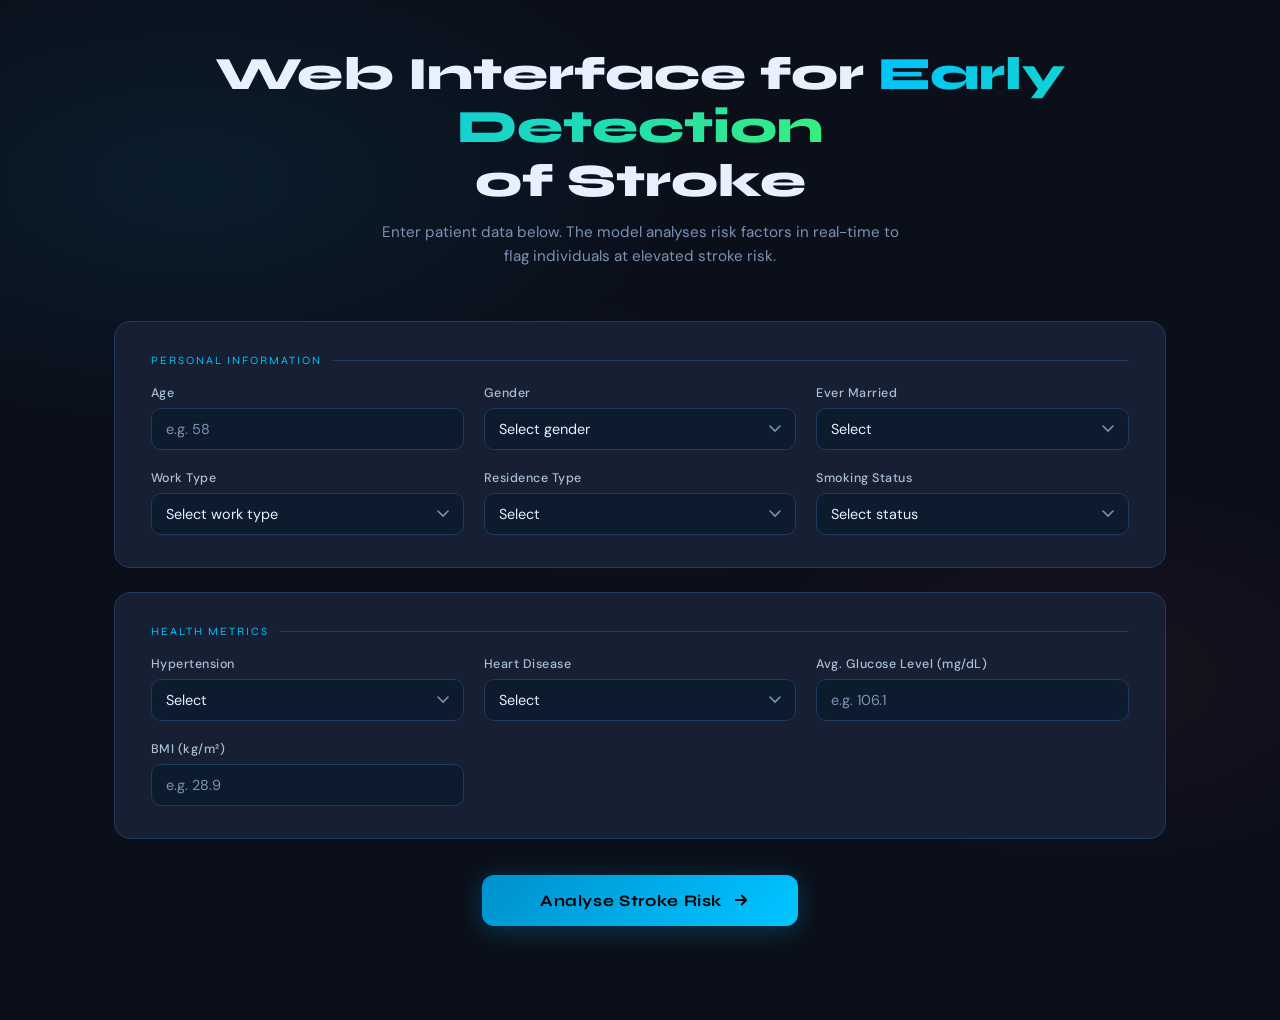
<file: templates/index.html>
<!DOCTYPE html>
<html lang="en">
<head>
  <meta charset="UTF-8" />
  <meta name="viewport" content="width=device-width, initial-scale=1.0"/>
  <title>Stroke Early Detection</title>
  <link href="https://fonts.googleapis.com/css2?family=Syne:wght@400;600;700;800&family=DM+Sans:ital,wght@0,300;0,400;0,500;1,300&display=swap" rel="stylesheet"/>
  
</head>
<body>
  <style>
    
    :root {
      --bg:        #0b0f1a;
      --surface:   #111827;
      --card:      #162032;
      --border:    #1e3a5f;
      --accent:    #00c2ff;
      --accent2:   #ff4d6d;
      --accent3:   #38ef7d;
      --text:      #e8f0fe;
      --muted:     #7a93b4;
      --label:     #a8c0d8;
      --input-bg:  #0d1b2e;
      --radius:    10px;
    }

    *, *::before, *::after { box-sizing: border-box; margin: 0; padding: 0; }

    body {
      background: var(--bg);
      color: var(--text);
      font-family: 'DM Sans', sans-serif;
      min-height: 100vh;
      overflow-x: hidden;
    }

    body::before {
      content: '';
      position: fixed; inset: 0; z-index: 0;
      background:
        radial-gradient(ellipse 70% 50% at 15% 20%, rgba(0,194,255,.08) 0%, transparent 60%),
        radial-gradient(ellipse 50% 40% at 85% 75%, rgba(255,77,109,.06) 0%, transparent 60%),
        radial-gradient(ellipse 40% 30% at 50% 50%, rgba(56,239,125,.04) 0%, transparent 55%);
      pointer-events: none;
    }

    .page-wrap {
      position: relative; z-index: 1;
      max-width: 1100px;
      margin: 0 auto;
      padding: 48px 24px 80px;
    }


    header {
      text-align: center;
      margin-bottom: 52px;
      animation: fadeDown .6s ease both;
    }

    .badge {
      display: inline-flex; align-items: center; gap: 8px;
      background: rgba(0,194,255,.1);
      border: 1px solid rgba(0,194,255,.25);
      border-radius: 99px;
      padding: 6px 18px;
      font-size: .75rem;
      letter-spacing: .12em;
      text-transform: uppercase;
      color: var(--accent);
      margin-bottom: 20px;
    }
    .badge span { width: 7px; height: 7px; border-radius: 50%; background: var(--accent); display: inline-block; animation: pulse 1.8s ease-in-out infinite; }

    h1 {
      font-family: 'Syne', sans-serif;
      font-size: clamp(1.7rem, 4vw, 2.9rem);
      font-weight: 800;
      line-height: 1.15;
      color: var(--text);
    }
    h1 em {
      font-style: normal;
      background: linear-gradient(120deg, var(--accent), var(--accent3));
      -webkit-background-clip: text;
      -webkit-text-fill-color: transparent;
    }

    .subtitle {
      margin-top: 12px;
      font-size: .95rem;
      color: var(--muted);
      max-width: 540px;
      margin-inline: auto;
      line-height: 1.6;
    }

   
    .section-title {
      font-family: 'Syne', sans-serif;
      font-size: .7rem;
      letter-spacing: .18em;
      text-transform: uppercase;
      color: var(--accent);
      margin-bottom: 18px;
      display: flex; align-items: center; gap: 10px;
    }
    .section-title::after { content: ''; flex: 1; height: 1px; background: var(--border); }

    .card {
      background: var(--card);
      border: 1px solid var(--border);
      border-radius: 16px;
      padding: 32px 36px;
      margin-bottom: 24px;
      animation: fadeUp .5s ease both;
    }
    .card:nth-child(2) { animation-delay: .08s; }
    .card:nth-child(3) { animation-delay: .16s; }
    .card:nth-child(4) { animation-delay: .24s; }

    /* ── Grid ── */
    .grid-2 { display: grid; grid-template-columns: repeat(2, 1fr); gap: 20px; }
    .grid-3 { display: grid; grid-template-columns: repeat(3, 1fr); gap: 20px; }
    @media(max-width: 680px) {
      .grid-2, .grid-3 { grid-template-columns: 1fr; }
    }

    /* ── Fields ── */
    .field { display: flex; flex-direction: column; gap: 7px; }

    label {
      font-size: .78rem;
      font-weight: 500;
      color: var(--label);
      letter-spacing: .04em;
    }

    input[type="number"],
    input[type="text"],
    select {
      background: var(--input-bg);
      border: 1px solid var(--border);
      border-radius: var(--radius);
      color: var(--text);
      font-family: 'DM Sans', sans-serif;
      font-size: .9rem;
      padding: 11px 14px;
      outline: none;
      transition: border-color .2s, box-shadow .2s;
      appearance: none;
      -webkit-appearance: none;
      width: 100%;
    }
    input::placeholder { color: var(--muted); }

    select {
      background-image: url("data:image/svg+xml,%3Csvg xmlns='http://www.w3.org/2000/svg' width='12' height='8' viewBox='0 0 12 8'%3E%3Cpath d='M1 1l5 5 5-5' stroke='%237a93b4' stroke-width='1.6' fill='none' stroke-linecap='round'/%3E%3C/svg%3E");
      background-repeat: no-repeat;
      background-position: right 14px center;
      padding-right: 38px;
      cursor: pointer;
    }
    select option { background: #111827; }

    input:focus, select:focus {
      border-color: var(--accent);
      box-shadow: 0 0 0 3px rgba(0,194,255,.12);
    }

    /* ── Table section ── */
    .table-wrap {
      overflow-x: auto;
      border-radius: 12px;
      border: 1px solid var(--border);
    }

    table {
      width: 100%;
      border-collapse: collapse;
      font-size: .82rem;
      min-width: 900px;
    }

    thead tr {
      background: rgba(0,194,255,.07);
      border-bottom: 1px solid var(--border);
    }

    th {
      font-family: 'Syne', sans-serif;
      font-size: .68rem;
      font-weight: 600;
      letter-spacing: .1em;
      text-transform: uppercase;
      color: var(--accent);
      padding: 13px 14px;
      text-align: left;
      white-space: nowrap;
    }

    tbody tr { border-bottom: 1px solid rgba(30,58,95,.5); }
    tbody tr:last-child { border-bottom: none; }
    tbody tr:hover { background: rgba(0,194,255,.03); }

    td {
      padding: 10px 10px;
    }

    td input[type="number"],
    td input[type="text"],
    td select {
      padding: 8px 10px;
      font-size: .82rem;
      border-radius: 7px;
    }

    .add-row-btn {
      display: inline-flex; align-items: center; gap: 6px;
      background: transparent;
      border: 1px dashed var(--border);
      border-radius: var(--radius);
      color: var(--muted);
      font-family: 'DM Sans', sans-serif;
      font-size: .82rem;
      padding: 9px 16px;
      cursor: pointer;
      margin-top: 14px;
      transition: all .2s;
    }
    .add-row-btn:hover { border-color: var(--accent); color: var(--accent); }

    /* ── Submit ── */
    .submit-area {
      display: flex; align-items: center; justify-content: center;
      flex-direction: column; gap: 14px;
      margin-top: 36px;
      animation: fadeUp .5s .35s ease both;
    }

    .submit-btn {
      position: relative;
      display: inline-flex; align-items: center; gap: 10px;
      background: linear-gradient(135deg, #0090cc, #00c2ff 50%, #38ef7d);
      background-size: 200%;
      border: none;
      border-radius: 12px;
      color: #000;
      font-family: 'Syne', sans-serif;
      font-size: 1rem;
      font-weight: 700;
      letter-spacing: .04em;
      padding: 16px 48px;
      cursor: pointer;
      transition: background-position .4s, transform .15s, box-shadow .3s;
      box-shadow: 0 4px 24px rgba(0,194,255,.25);
    }
    .submit-btn:hover {
      background-position: right;
      box-shadow: 0 6px 32px rgba(0,194,255,.4);
      transform: translateY(-2px);
    }
    .submit-btn:active { transform: translateY(0); }

    .submit-btn svg { transition: transform .3s; }
    .submit-btn:hover svg { transform: translateX(4px); }

    .disclaimer {
      font-size: .75rem;
      color: var(--muted);
      text-align: center;
      max-width: 480px;
    }



    /* ── Animations ── */
    @keyframes fadeDown {
      from { opacity: 0; transform: translateY(-20px); }
      to   { opacity: 1; transform: translateY(0); }
    }
    @keyframes fadeUp {
      from { opacity: 0; transform: translateY(22px); }
      to   { opacity: 1; transform: translateY(0); }
    }
    @keyframes pulse {
      0%,100% { opacity: 1; transform: scale(1); }
      50%      { opacity: .5; transform: scale(1.4); }
    }


  </style>
<div class="page-wrap">

  <!-- Header -->
  <header>
   
    <h1>Web Interface for <em>Early Detection</em><br>of Stroke</h1>
    <p class="subtitle">Enter patient data below. The model analyses risk factors in real-time to flag individuals at elevated stroke risk.</p>
  </header>

  <form id="strokeForm" action="/predict" method="post">

    <!-- ── Section 1: Single-patient form ── -->
    <div class="card">
      <div class="section-title">Personal Information</div>
      <div class="grid-3">
        <div class="field">
          <label for="age">Age</label>
          <input type="number" id="age" name="age" min="0" max="120" placeholder="e.g. 58" required/>
        </div>
        <div class="field">
          <label for="gender">Gender</label>
          <select id="gender" name="gender" required>
            <option value="" disabled selected>Select gender</option>
            <option value="Male">Male</option>
            <option value="Female">Female</option>
          </select>
        </div>
        <div class="field">
          <label for="ever_married">Ever Married</label>
          <select id="ever_married" name="ever_married" required>
            <option value="" disabled selected>Select</option>
            <option value="Yes">Yes</option>
            <option value="No">No</option>
          </select>
        </div>
        <div class="field">
          <label for="work_type">Work Type</label>
          <select id="work_type" name="work_type" required>
            <option value="" disabled selected>Select work type</option>
            <option value="Private">Private</option>
            <option value="Self-employed">Self-employed</option>
            <option value="Govt_job">Government Job</option>
            <option value="Never_worked">Never Worked</option>
          </select>
        </div>
        <div class="field">
          <label for="residence_type">Residence Type</label>
          <select id="residence_type" name="residence_type" required>
            <option value="" disabled selected>Select</option>
            <option value="Urban">Urban</option>
            <option value="Rural">Rural</option>
          </select>
        </div>
        <div class="field">
          <label for="smoking_status">Smoking Status</label>
          <select id="smoking_status" name="smoking_status" required>
            <option value="" disabled selected>Select status</option>
            <option value="never smoked">Never Smoked</option>
            <option value="formerly smoked">Formerly Smoked</option>
            <option value="smokes">Currently Smokes</option>
          </select>
        </div>
      </div>
    </div>

    <div class="card">
      <div class="section-title">Health Metrics</div>
      <div class="grid-3">
        <div class="field">
          <label for="hypertension">Hypertension</label>
          <select id="hypertension" name="hypertension" required>
            <option value="" disabled selected>Select</option>
            <option value="1">Yes</option>
            <option value="0">No</option>
          </select>
        </div>
        <div class="field">
          <label for="heart_disease">Heart Disease</label>
          <select id="heart_disease" name="heart_disease" required>
            <option value="" disabled selected>Select</option>
            <option value="1">Yes</option>
            <option value="0">No</option>
          </select>
        </div>
        <div class="field">
          <label for="glucose">Avg. Glucose Level (mg/dL)</label>
          <input type="number" id="glucose" name="avg_glucose_level" step="0.1" min="0" placeholder="e.g. 106.1" required/>
        </div>
        <div class="field">
          <label for="bmi">BMI (kg/m²)</label>
          <input type="number" id="bmi" name="bmi" step="0.1" min="0" placeholder="e.g. 28.9" required/>
        </div>
      </div>
    </div>
   

    <!-- ── Submit ── -->
    <div class="submit-area">
      <button type="submit" class="submit-btn" id="submitBtn">
        <div class="spinner" id="spinner"></div>
        <span id="btnText">Analyse Stroke Risk</span>
        <svg width="18" height="18" viewBox="0 0 18 18" fill="none">
          <path d="M3.75 9h10.5M9.75 4.5 14.25 9l-4.5 4.5" stroke="currentColor" stroke-width="1.8" stroke-linecap="round" stroke-linejoin="round"/>
        </svg>
      </button>
      <p class="disclaimer">
    </div>

    <div id="result-banner"></div>

  </form>
</div>

</body>
</html>
</file>
